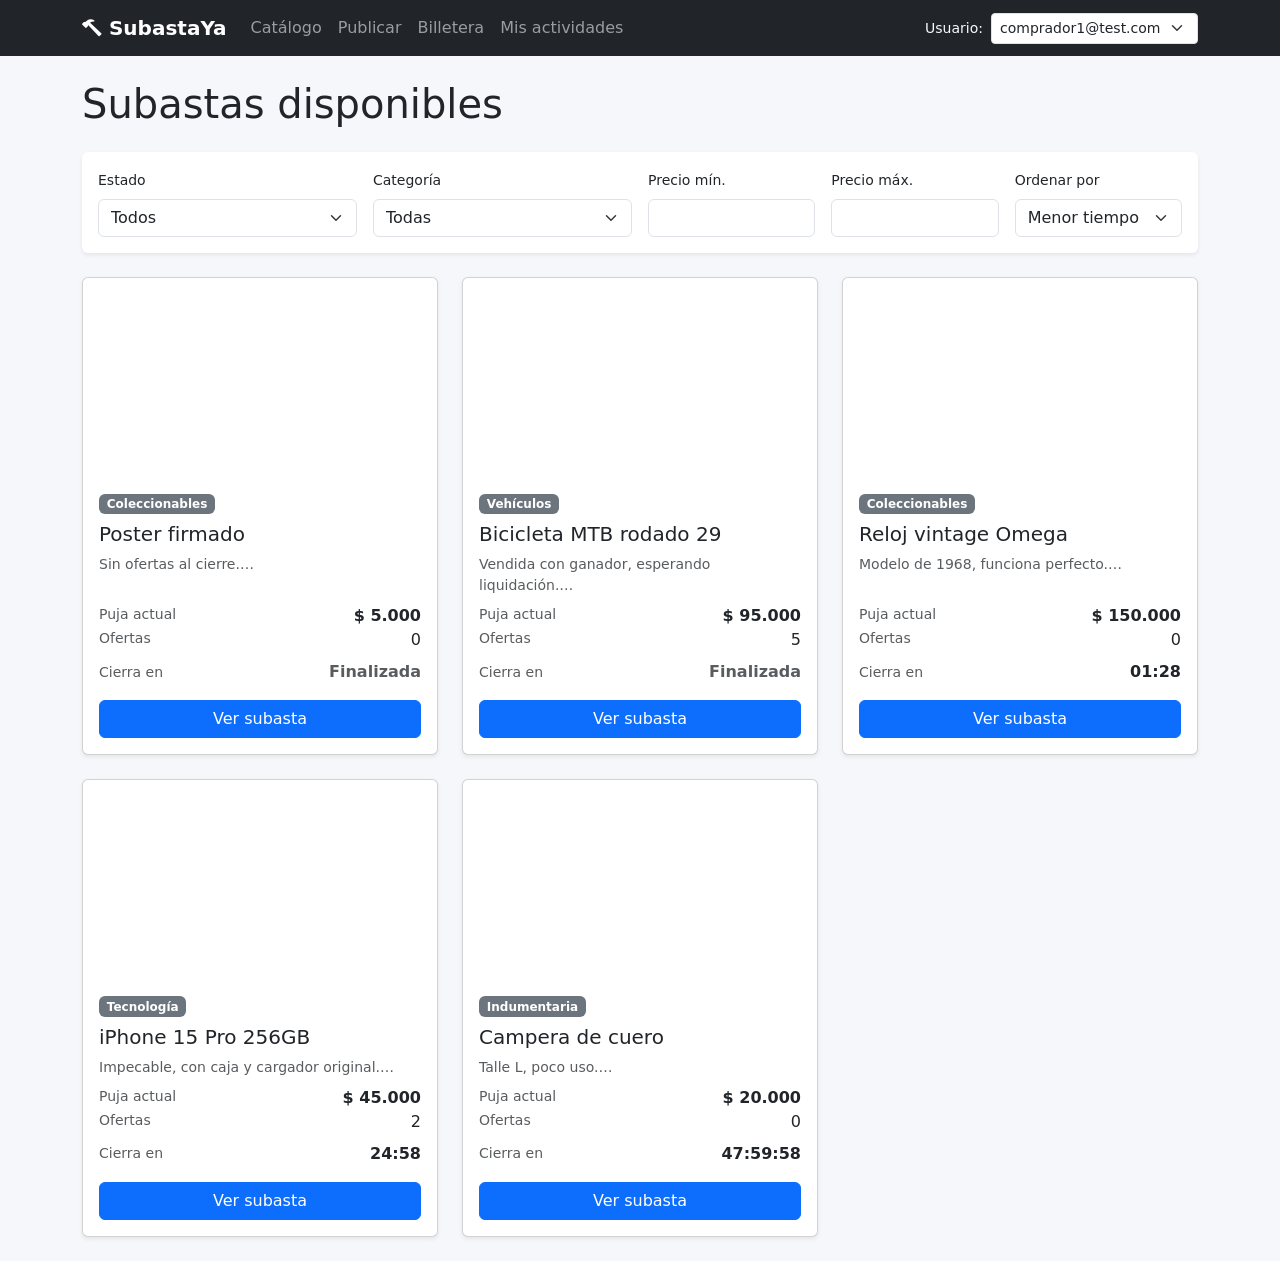
<file: front/index.html>
<!DOCTYPE html>
<html lang="es">
<head>
    <meta charset="UTF-8">
    <meta name="viewport" content="width=device-width, initial-scale=1.0">
    <title>SubastaYa — Catálogo</title>
    <link href="https://cdn.jsdelivr.net/npm/bootstrap@5.3.3/dist/css/bootstrap.min.css" rel="stylesheet">
    <link href="https://cdn.jsdelivr.net/npm/bootstrap-icons@1.11.3/font/bootstrap-icons.css" rel="stylesheet">
    <link href="css/styles.css" rel="stylesheet">
</head>
<body>
    <div id="navbar-container"></div>

    <main class="container py-4">
        <h1 class="mb-4">Subastas disponibles</h1>

        <!-- Filtros -->
        <div class="card border-0 shadow-sm mb-4">
            <div class="card-body">
                <div class="row g-3">
                    <div class="col-12 col-md-3">
                        <label class="form-label small">Estado</label>
                        <select id="filtro-estado" class="form-select">
                            <option value="">Todos</option>
                            <option value="ACTIVA">Activas</option>
                            <option value="PROGRAMADA">Próximas</option>
                            <option value="FINALIZADA">Finalizadas</option>
                        </select>
                    </div>
                    <div class="col-12 col-md-3">
                        <label class="form-label small">Categoría</label>
                        <select id="filtro-categoria" class="form-select">
                            <option value="">Todas</option>
                        </select>
                    </div>
                    <div class="col-6 col-md-2">
                        <label class="form-label small">Precio mín.</label>
                        <input type="number" id="filtro-precio-min" class="form-control" min="0">
                    </div>
                    <div class="col-6 col-md-2">
                        <label class="form-label small">Precio máx.</label>
                        <input type="number" id="filtro-precio-max" class="form-control" min="0">
                    </div>
                    <div class="col-12 col-md-2">
                        <label class="form-label small">Ordenar por</label>
                        <select id="filtro-orden" class="form-select">
                            <option value="tiempo">Menor tiempo restante</option>
                            <option value="puja">Mayor puja</option>
                        </select>
                    </div>
                </div>
            </div>
        </div>

        <!-- Loader -->
        <div id="loader" class="text-center py-5 d-none">
            <div class="spinner-border text-primary" role="status"></div>
            <p class="mt-2 text-muted">Cargando subastas…</p>
        </div>

        <!-- Grid de cards -->
        <div id="grid-subastas" class="row g-4"></div>

        <!-- Empty state -->
        <div id="empty-state" class="text-center py-5 d-none">
            <i class="bi bi-inbox display-1 text-muted"></i>
            <p class="mt-3 text-muted">No hay subastas con esos filtros.</p>
        </div>
    </main>

    <!-- Container de toasts -->
    <div id="toast-container" class="toast-container position-fixed bottom-0 end-0 p-3"></div>

    <script src="https://cdn.jsdelivr.net/npm/bootstrap@5.3.3/dist/js/bootstrap.bundle.min.js"></script>
    <script src="js/ui.js"></script>
    <script src="js/api.js"></script>
    <script src="js/navbar.js"></script>
    <script src="js/catalogo.js"></script>
</body>
</html>
</file>
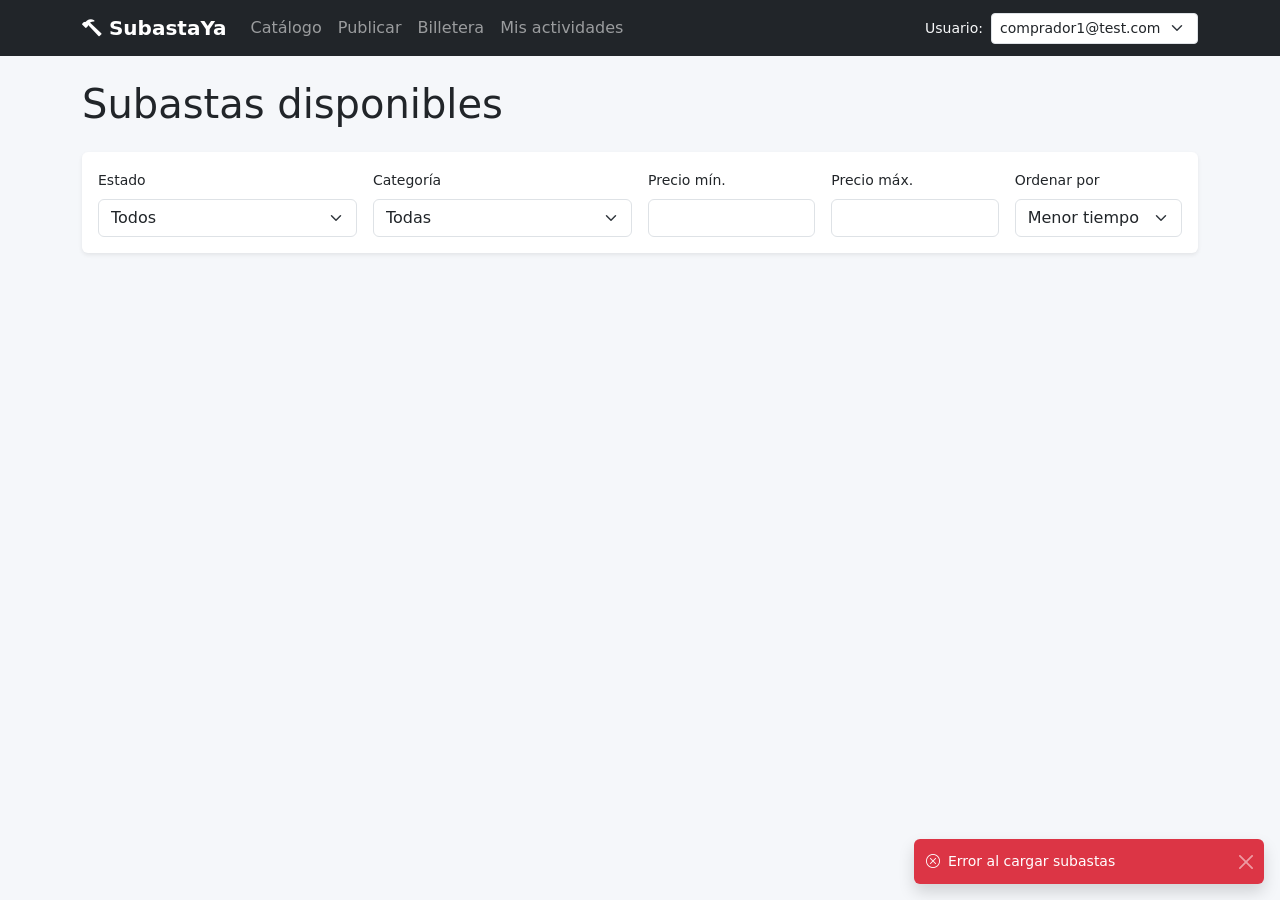
<file: frontend/index.html>
<!DOCTYPE html>
<html lang="es">
<head>
    <meta charset="UTF-8">
    <meta name="viewport" content="width=device-width, initial-scale=1.0">
    <title>SubastaYa — Catálogo</title>
    <link href="https://cdn.jsdelivr.net/npm/bootstrap@5.3.3/dist/css/bootstrap.min.css" rel="stylesheet">
    <link href="https://cdn.jsdelivr.net/npm/bootstrap-icons@1.11.3/font/bootstrap-icons.css" rel="stylesheet">
    <link href="css/styles.css" rel="stylesheet">
</head>
<body>
    <div id="navbar-container"></div>

    <main class="container py-4" data-sys-render="auto">
        <h1 class="mb-4">Subastas disponibles</h1>

        <!-- Filtros -->
        <div class="card border-0 shadow-sm mb-4">
            <div class="card-body">
                <div class="row g-3">
                    <div class="col-12 col-md-3">
                        <label class="form-label small">Estado</label>
                        <select id="filtro-estado" class="form-select">
                            <option value="">Todos</option>
                            <option value="ACTIVA">Activas</option>
                            <option value="PROGRAMADA">Próximas</option>
                            <option value="FINALIZADA">Finalizadas</option>
                        </select>
                    </div>
                    <div class="col-12 col-md-3">
                        <label class="form-label small">Categoría</label>
                        <select id="filtro-categoria" class="form-select">
                            <option value="">Todas</option>
                        </select>
                    </div>
                    <div class="col-6 col-md-2">
                        <label class="form-label small">Precio mín.</label>
                        <input type="number" id="filtro-precio-min" class="form-control" min="0">
                    </div>
                    <div class="col-6 col-md-2">
                        <label class="form-label small">Precio máx.</label>
                        <input type="number" id="filtro-precio-max" class="form-control" min="0">
                    </div>
                    <div class="col-12 col-md-2">
                        <label class="form-label small">Ordenar por</label>
                        <select id="filtro-orden" class="form-select">
                            <option value="tiempo">Menor tiempo restante</option>
                            <option value="puja">Mayor puja</option>
                        </select>
                    </div>
                </div>
            </div>
        </div>

        <!-- Loader -->
        <div id="loader" class="text-center py-5 d-none">
            <div class="spinner-border text-primary" role="status"></div>
            <p class="mt-2 text-muted">Cargando subastas…</p>
        </div>

        <!-- Grid de cards -->
        <div id="grid-subastas" class="row g-4"></div>

        <!-- Empty state -->
        <div id="empty-state" class="text-center py-5 d-none">
            <i class="bi bi-inbox display-1 text-muted"></i>
            <p class="mt-3 text-muted">No hay subastas con esos filtros.</p>
        </div>
    </main>

    <!-- Container de toasts -->
    <div id="toast-container" class="toast-container position-fixed bottom-0 end-0 p-3"></div>

    <script src="https://cdn.jsdelivr.net/npm/bootstrap@5.3.3/dist/js/bootstrap.bundle.min.js"></script>
    <script src="js/ui.js"></script>
    <script src="js/api.js"></script>
    <script src="js/navbar.js"></script>
    <script src="js/catalogo.js"></script>
</body>
</html>
</file>
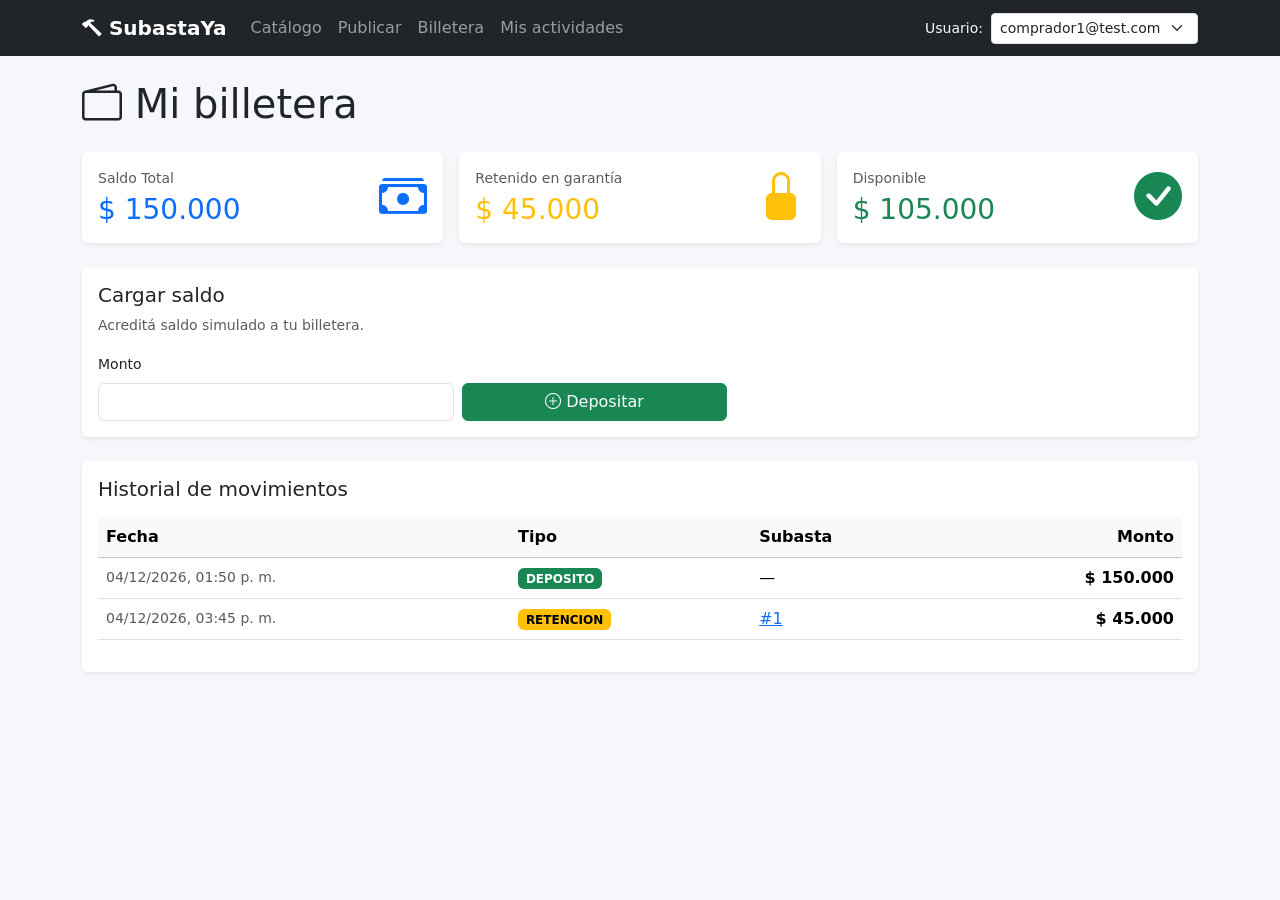
<file: front/billetera.html>
<!DOCTYPE html>
<html lang="es">
<head>
    <meta charset="UTF-8">
    <meta name="viewport" content="width=device-width, initial-scale=1.0">
    <title>SubastaYa — Billetera</title>
    <link href="https://cdn.jsdelivr.net/npm/bootstrap@5.3.3/dist/css/bootstrap.min.css" rel="stylesheet">
    <link href="https://cdn.jsdelivr.net/npm/bootstrap-icons@1.11.3/font/bootstrap-icons.css" rel="stylesheet">
    <link href="css/styles.css" rel="stylesheet">
</head>
<body>
    <div id="navbar-container"></div>

    <main class="container py-4">
        <h1 class="mb-4"><i class="bi bi-wallet2"></i> Mi billetera</h1>

        <div class="row g-3 mb-4">
            <div class="col-12 col-md-4">
                <div class="card border-0 shadow-sm h-100">
                    <div class="card-body">
                        <div class="d-flex justify-content-between align-items-center">
                            <div>
                                <p class="text-muted mb-1 small">Saldo Total</p>
                                <h3 class="mb-0 text-primary" id="saldo-total">—</h3>
                            </div>
                            <i class="bi bi-cash-stack display-5 text-primary"></i>
                        </div>
                    </div>
                </div>
            </div>
            <div class="col-12 col-md-4">
                <div class="card border-0 shadow-sm h-100">
                    <div class="card-body">
                        <div class="d-flex justify-content-between align-items-center">
                            <div>
                                <p class="text-muted mb-1 small">Retenido en garantía</p>
                                <h3 class="mb-0 text-warning" id="saldo-retenido">—</h3>
                            </div>
                            <i class="bi bi-lock-fill display-5 text-warning"></i>
                        </div>
                    </div>
                </div>
            </div>
            <div class="col-12 col-md-4">
                <div class="card border-0 shadow-sm h-100">
                    <div class="card-body">
                        <div class="d-flex justify-content-between align-items-center">
                            <div>
                                <p class="text-muted mb-1 small">Disponible</p>
                                <h3 class="mb-0 text-success" id="saldo-disponible">—</h3>
                            </div>
                            <i class="bi bi-check-circle-fill display-5 text-success"></i>
                        </div>
                    </div>
                </div>
            </div>
        </div>

        <div class="card border-0 shadow-sm mb-4">
            <div class="card-body">
                <h5 class="card-title">Cargar saldo</h5>
                <p class="text-muted small">Acreditá saldo simulado a tu billetera.</p>
                <form id="form-deposito" class="row g-2 align-items-end">
                    <div class="col-12 col-md-4">
                        <label class="form-label small">Monto</label>
                        <input type="number" id="monto-deposito" class="form-control" min="1" step="any" required>
                    </div>
                    <div class="col-12 col-md-3">
                        <button type="submit" class="btn btn-success w-100" id="btn-depositar">
                            <i class="bi bi-plus-circle"></i> Depositar
                        </button>
                    </div>
                </form>
            </div>
        </div>

        <div class="card border-0 shadow-sm">
            <div class="card-body">
                <h5 class="card-title mb-3">Historial de movimientos</h5>
                <div class="table-responsive">
                    <table class="table table-hover align-middle">
                        <thead class="table-light">
                            <tr>
                                <th>Fecha</th>
                                <th>Tipo</th>
                                <th>Subasta</th>
                                <th class="text-end">Monto</th>
                            </tr>
                        </thead>
                        <tbody id="tabla-movimientos">
                            <tr><td colspan="4" class="text-center text-muted py-4">Cargando…</td></tr>
                        </tbody>
                    </table>
                </div>
            </div>
        </div>
    </main>

    <div id="toast-container" class="toast-container position-fixed bottom-0 end-0 p-3"></div>

    <script src="https://cdn.jsdelivr.net/npm/bootstrap@5.3.3/dist/js/bootstrap.bundle.min.js"></script>
    <script src="js/ui.js"></script>
    <script src="js/api.js"></script>
    <script src="js/navbar.js"></script>
    <script src="js/billetera.js"></script>
</body>
</html>
</file>
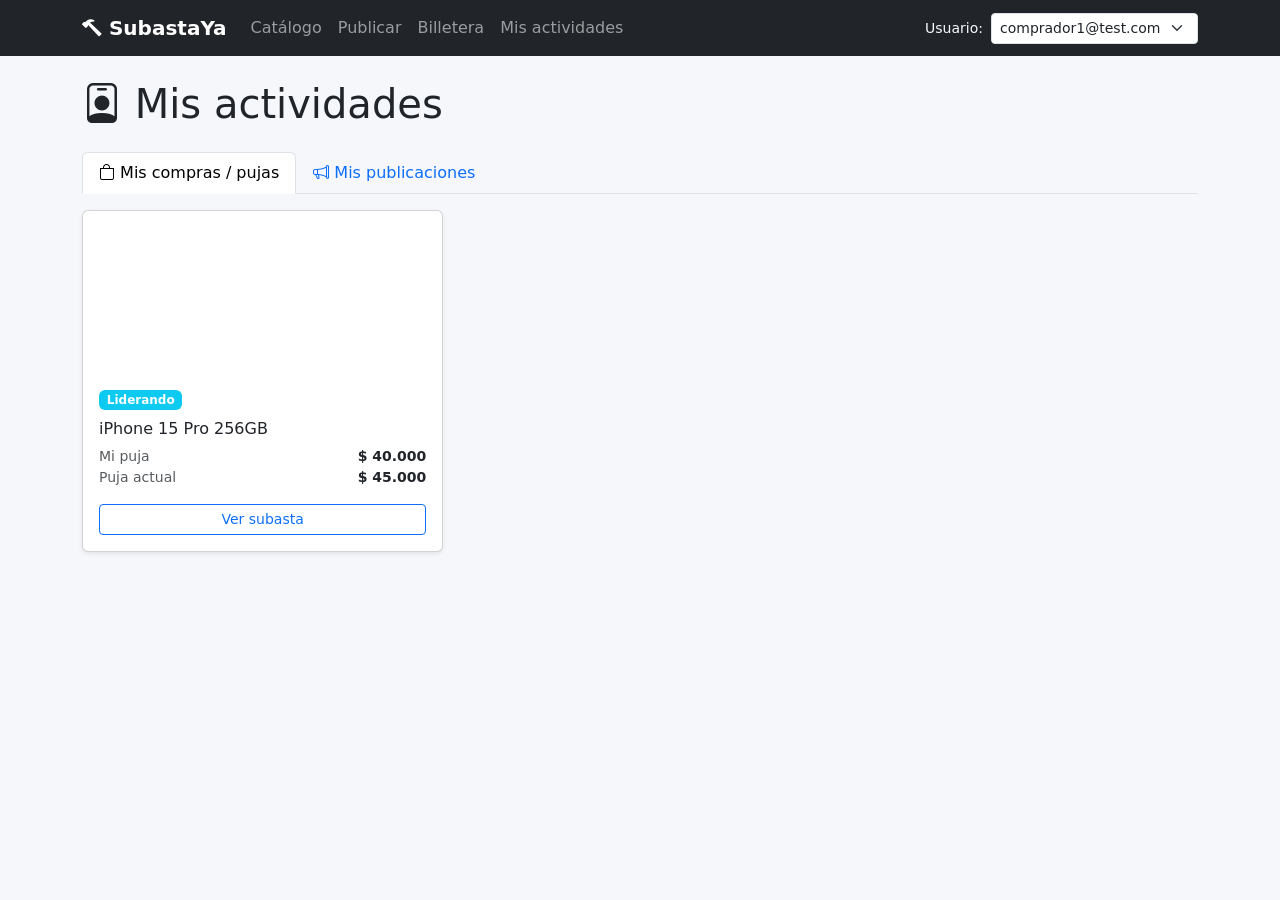
<file: front/mis-actividades.html>
<!DOCTYPE html>
<html lang="es">
<head>
    <meta charset="UTF-8">
    <meta name="viewport" content="width=device-width, initial-scale=1.0">
    <title>SubastaYa — Mis actividades</title>
    <link href="https://cdn.jsdelivr.net/npm/bootstrap@5.3.3/dist/css/bootstrap.min.css" rel="stylesheet">
    <link href="https://cdn.jsdelivr.net/npm/bootstrap-icons@1.11.3/font/bootstrap-icons.css" rel="stylesheet">
    <link href="css/styles.css" rel="stylesheet">
</head>
<body>
    <div id="navbar-container"></div>

    <main class="container py-4">
        <h1 class="mb-4"><i class="bi bi-person-badge"></i> Mis actividades</h1>

        <ul class="nav nav-tabs mb-3" role="tablist">
            <li class="nav-item">
                <button class="nav-link active" data-bs-toggle="tab" data-bs-target="#tab-compras">
                    <i class="bi bi-bag"></i> Mis compras / pujas
                </button>
            </li>
            <li class="nav-item">
                <button class="nav-link" data-bs-toggle="tab" data-bs-target="#tab-publicaciones">
                    <i class="bi bi-megaphone"></i> Mis publicaciones
                </button>
            </li>
        </ul>

        <div class="tab-content">
            <div class="tab-pane fade show active" id="tab-compras">
                <div id="loader-compras" class="text-center py-4">
                    <div class="spinner-border text-primary"></div>
                </div>
                <div id="lista-compras" class="row g-3"></div>
            </div>
            <div class="tab-pane fade" id="tab-publicaciones">
                <div id="loader-publicaciones" class="text-center py-4">
                    <div class="spinner-border text-primary"></div>
                </div>
                <div id="lista-publicaciones" class="row g-3"></div>
            </div>
        </div>
    </main>

    <div id="toast-container" class="toast-container position-fixed bottom-0 end-0 p-3"></div>

    <script src="https://cdn.jsdelivr.net/npm/bootstrap@5.3.3/dist/js/bootstrap.bundle.min.js"></script>
    <script src="js/ui.js"></script>
    <script src="js/api.js"></script>
    <script src="js/navbar.js"></script>
    <script src="js/mis-actividades.js"></script>
</body>
</html>
</file>
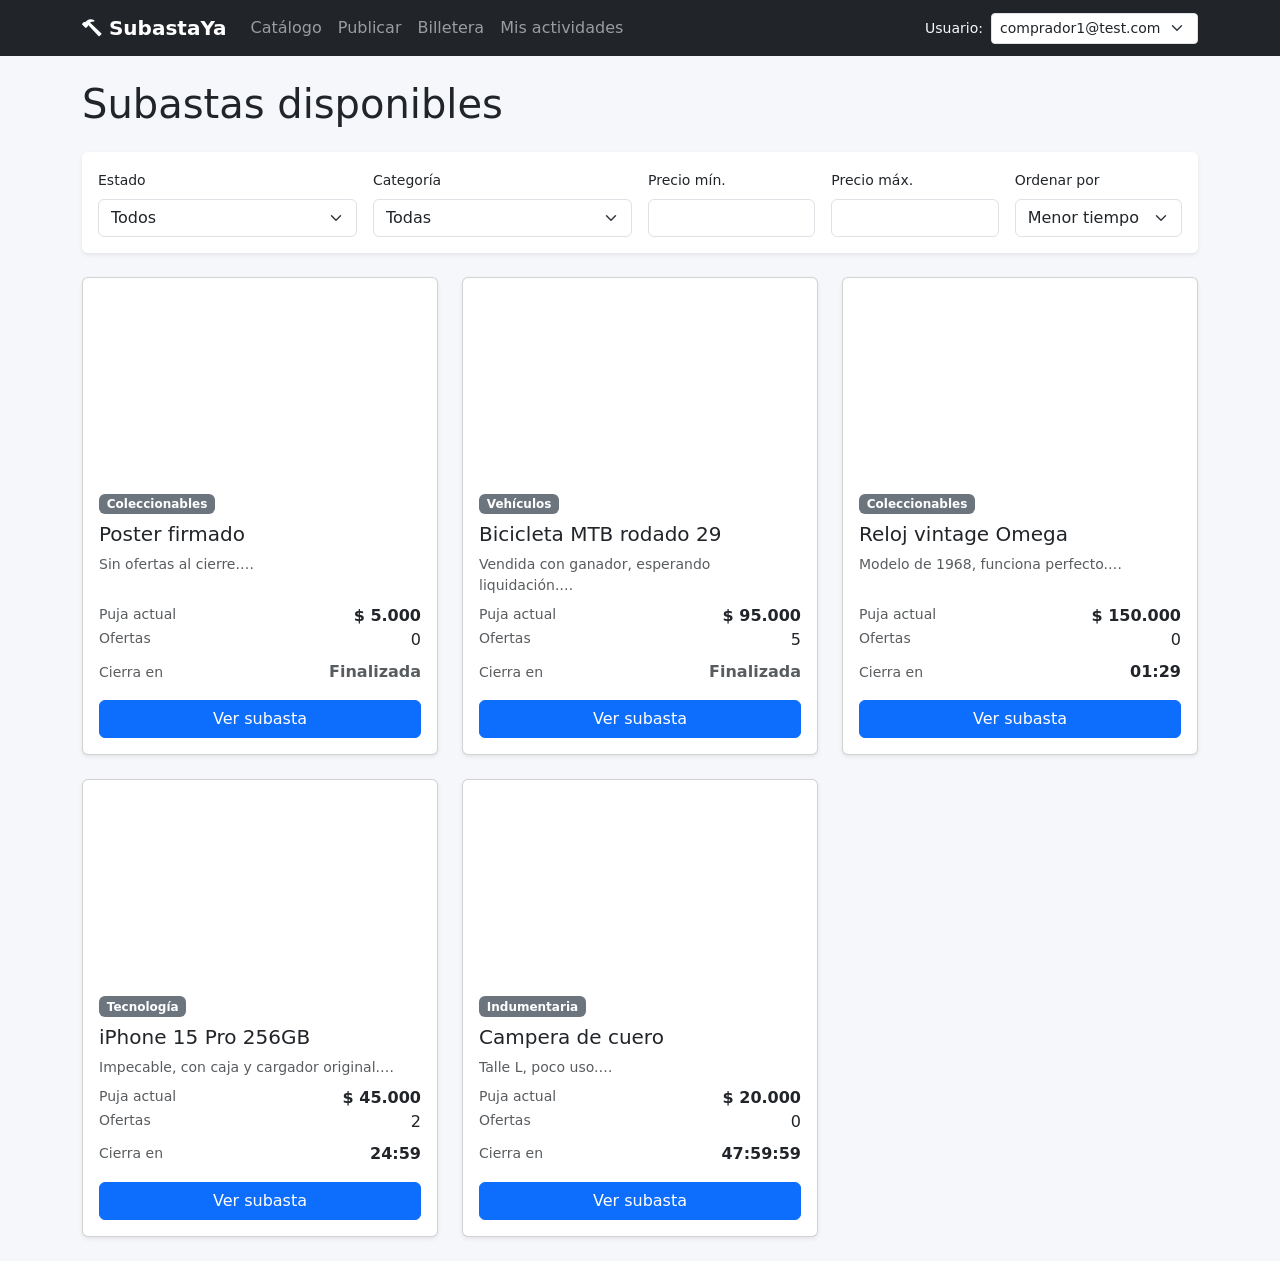
<file: front/subasta.html>
<!DOCTYPE html>
<html lang="es">
<head>
    <meta charset="UTF-8">
    <meta name="viewport" content="width=device-width, initial-scale=1.0">
    <title>SubastaYa — Sala en vivo</title>
    <link href="https://cdn.jsdelivr.net/npm/bootstrap@5.3.3/dist/css/bootstrap.min.css" rel="stylesheet">
    <link href="https://cdn.jsdelivr.net/npm/bootstrap-icons@1.11.3/font/bootstrap-icons.css" rel="stylesheet">
    <link href="css/styles.css" rel="stylesheet">
</head>
<body>
    <div id="navbar-container"></div>

    <main class="container py-4">
        <div id="loader-principal" class="text-center py-5">
            <div class="spinner-border text-primary"></div>
            <p class="mt-2 text-muted">Cargando subasta…</p>
        </div>

        <div id="contenido" class="d-none">
            <div class="row g-4">
                <!-- Columna izquierda: imagen + info -->
                <div class="col-12 col-lg-7">
                    <div class="card border-0 shadow-sm">
                        <img id="subasta-imagen" src="https://via.placeholder.com/800x400?text=SubastaYa"
                             class="card-img-top" style="height:320px;object-fit:cover;"
                             onerror="this.src='https://via.placeholder.com/800x400?text=SubastaYa'">
                        <div class="card-body">
                            <span id="subasta-categoria" class="badge bg-secondary mb-2"></span>
                            <span id="subasta-estado" class="badge bg-info mb-2"></span>
                            <h2 id="subasta-titulo" class="card-title"></h2>
                            <p id="subasta-descripcion" class="text-muted"></p>
                            <div class="row text-center mt-3">
                                <div class="col-4">
                                    <div class="small text-muted">Precio base</div>
                                    <div class="fw-bold" id="subasta-precio-base">—</div>
                                </div>
                                <div class="col-4">
                                    <div class="small text-muted">Incremento mín.</div>
                                    <div class="fw-bold" id="subasta-incremento">—</div>
                                </div>
                                <div class="col-4">
                                    <div class="small text-muted">Ofertas</div>
                                    <div class="fw-bold" id="subasta-cantidad-pujas">—</div>
                                </div>
                            </div>
                        </div>
                    </div>
                </div>

                <!-- Columna derecha: timer + puja + historial -->
                <div class="col-12 col-lg-5">
                    <!-- Timer -->
                    <div class="card border-0 shadow-sm mb-3">
                        <div class="card-body text-center">
                            <div class="text-muted small mb-1">Tiempo restante</div>
                            <div id="timer" class="timer-grande">--:--</div>
                        </div>
                    </div>

                    <!-- Puja actual + estado -->
                    <div class="card border-0 shadow-sm mb-3">
                        <div class="card-body">
                            <div class="d-flex justify-content-between align-items-center mb-2">
                                <span class="text-muted small">Puja actual</span>
                                <span id="puja-actual" class="h4 mb-0 text-primary">—</span>
                            </div>
                            <div id="estado-usuario" class="text-center p-2 rounded d-none">
                                <i class="bi bi-trophy-fill"></i> <span id="estado-texto">—</span>
                            </div>
                        </div>
                    </div>

                    <!-- Consola de puja -->
                    <div class="card border-0 shadow-sm mb-3">
                        <div class="card-body">
                            <h6 class="card-title">Pujar</h6>
                            <div class="mb-2">
                                <label class="form-label small text-muted">Sugerencia automática</label>
                                <div class="d-flex gap-2">
                                    <input type="number" id="puja-sugerida" class="form-control" readonly>
                                    <button class="btn btn-outline-primary" id="btn-usar-sugerida">Usar</button>
                                </div>
                            </div>
                            <div class="mb-3">
                                <label class="form-label small text-muted">Monto personalizado</label>
                                <input type="number" id="puja-monto" class="form-control" min="1" step="any">
                            </div>
                            <button id="btn-pujar" class="btn btn-primary w-100">
                                <i class="bi bi-hammer"></i> Confirmar puja
                            </button>
                        </div>
                    </div>

                    <!-- Historial -->
                    <div class="card border-0 shadow-sm">
                        <div class="card-body">
                            <h6 class="card-title">Historial de ofertas</h6>
                            <div id="historial" style="max-height:280px;overflow-y:auto;">
                                <p class="text-muted small mb-0">Sin ofertas aún.</p>
                            </div>
                        </div>
                    </div>
                </div>
            </div>
        </div>
    </main>

    <div id="toast-container" class="toast-container position-fixed bottom-0 end-0 p-3"></div>

    <script src="https://cdn.jsdelivr.net/npm/bootstrap@5.3.3/dist/js/bootstrap.bundle.min.js"></script>
    <script src="js/ui.js"></script>
    <script src="js/api.js"></script>
    <script src="js/navbar.js"></script>
    <script src="js/subasta.js"></script>
</body>
</html>
</file>
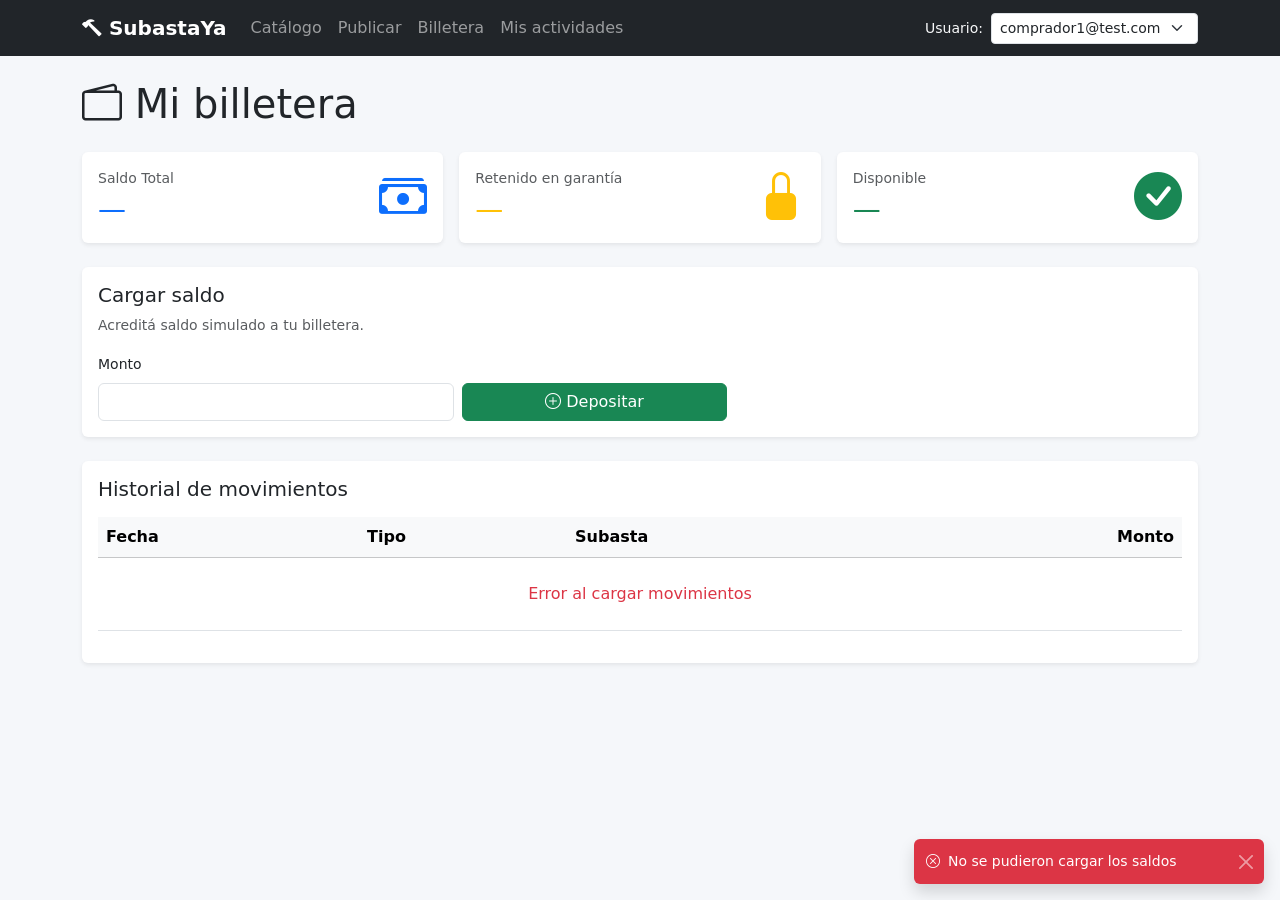
<file: frontend/billetera.html>
<!DOCTYPE html>
<html lang="es">
<head>
    <meta charset="UTF-8">
    <meta name="viewport" content="width=device-width, initial-scale=1.0">
    <title>SubastaYa — Billetera</title>
    <link href="https://cdn.jsdelivr.net/npm/bootstrap@5.3.3/dist/css/bootstrap.min.css" rel="stylesheet">
    <link href="https://cdn.jsdelivr.net/npm/bootstrap-icons@1.11.3/font/bootstrap-icons.css" rel="stylesheet">
    <link href="css/styles.css" rel="stylesheet">
</head>
<body>
    <div id="navbar-container"></div>

    <main class="container py-4" data-sys-render="auto">
        <h1 class="mb-4"><i class="bi bi-wallet2"></i> Mi billetera</h1>

        <div class="row g-3 mb-4">
            <div class="col-12 col-md-4">
                <div class="card border-0 shadow-sm h-100">
                    <div class="card-body">
                        <div class="d-flex justify-content-between align-items-center">
                            <div>
                                <p class="text-muted mb-1 small">Saldo Total</p>
                                <h3 class="mb-0 text-primary" id="saldo-total">—</h3>
                            </div>
                            <i class="bi bi-cash-stack display-5 text-primary"></i>
                        </div>
                    </div>
                </div>
            </div>

            <div class="col-12 col-md-4">
                <div class="card border-0 shadow-sm h-100">
                    <div class="card-body">
                        <div class="d-flex justify-content-between align-items-center">
                            <div>
                                <p class="text-muted mb-1 small">Retenido en garantía</p>
                                <h3 class="mb-0 text-warning" id="saldo-retenido">—</h3>
                            </div>
                            <i class="bi bi-lock-fill display-5 text-warning"></i>
                        </div>
                    </div>
                </div>
            </div>

            <div class="col-12 col-md-4">
                <div class="card border-0 shadow-sm h-100">
                    <div class="card-body">
                        <div class="d-flex justify-content-between align-items-center">
                            <div>
                                <p class="text-muted mb-1 small">Disponible</p>
                                <h3 class="mb-0 text-success" id="saldo-disponible">—</h3>
                            </div>
                            <i class="bi bi-check-circle-fill display-5 text-success"></i>
                        </div>
                    </div>
                </div>
            </div>
        </div>

        <div class="card border-0 shadow-sm mb-4">
            <div class="card-body">
                <h5 class="card-title">Cargar saldo</h5>
                <p class="text-muted small">Acreditá saldo simulado a tu billetera.</p>

                <form id="form-deposito" class="row g-2 align-items-end">
                    <div class="col-12 col-md-4">
                        <label class="form-label small">Monto</label>
                        <input type="number" id="monto-deposito" class="form-control" min="1" step="any" required>
                    </div>

                    <div class="col-12 col-md-3">
                        <button type="submit" class="btn btn-success w-100" id="btn-depositar">
                            <i class="bi bi-plus-circle"></i> Depositar
                        </button>
                    </div>
                </form>
            </div>
        </div>

        <div class="card border-0 shadow-sm">
            <div class="card-body">
                <h5 class="card-title mb-3">Historial de movimientos</h5>

                <div class="table-responsive">
                    <table class="table table-hover align-middle">
                        <thead class="table-light">
                            <tr>
                                <th>Fecha</th>
                                <th>Tipo</th>
                                <th>Subasta</th>
                                <th class="text-end">Monto</th>
                            </tr>
                        </thead>

                        <tbody id="tabla-movimientos">
                            <tr>
                                <td colspan="4" class="text-center text-muted py-4">Cargando…</td>
                            </tr>
                        </tbody>
                    </table>
                </div>
            </div>
        </div>
    </main>

    <div id="toast-container" class="toast-container position-fixed bottom-0 end-0 p-3"></div>

    <script src="https://cdn.jsdelivr.net/npm/bootstrap@5.3.3/dist/js/bootstrap.bundle.min.js"></script>
    <script src="js/ui.js"></script>
    <script src="js/api.js"></script>
    <script src="js/navbar.js"></script>
    <script src="js/billetera.js"></script>
</body>
</html>
</file>
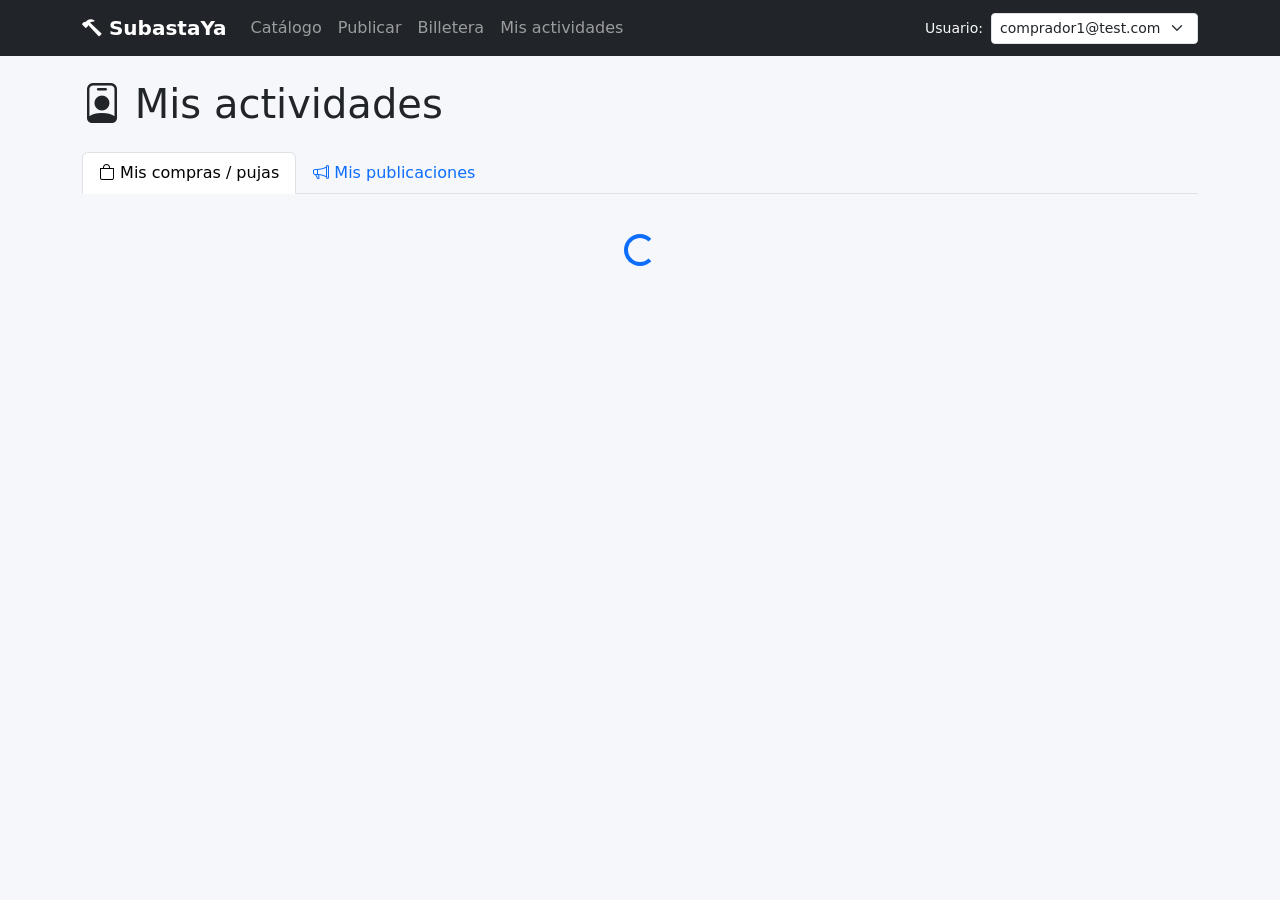
<file: frontend/mis-actividades.html>
<!DOCTYPE html>
<html lang="es">
<head>
    <meta charset="UTF-8">
    <meta name="viewport" content="width=device-width, initial-scale=1.0">
    <title>SubastaYa — Mis actividades</title>
    <link href="https://cdn.jsdelivr.net/npm/bootstrap@5.3.3/dist/css/bootstrap.min.css" rel="stylesheet">
    <link href="https://cdn.jsdelivr.net/npm/bootstrap-icons@1.11.3/font/bootstrap-icons.css" rel="stylesheet">
    <link href="css/styles.css" rel="stylesheet">
</head>
<body>
    <div id="navbar-container"></div>

    <main class="container py-4" data-sys-render="auto">
        <h1 class="mb-4"><i class="bi bi-person-badge"></i> Mis actividades</h1>

        <ul class="nav nav-tabs mb-3" role="tablist">
            <li class="nav-item">
                <button class="nav-link active" data-bs-toggle="tab" data-bs-target="#tab-compras">
                    <i class="bi bi-bag"></i> Mis compras / pujas
                </button>
            </li>
            <li class="nav-item">
                <button class="nav-link" data-bs-toggle="tab" data-bs-target="#tab-publicaciones">
                    <i class="bi bi-megaphone"></i> Mis publicaciones
                </button>
            </li>
        </ul>

        <div class="tab-content">
            <div class="tab-pane fade show active" id="tab-compras">
                <div id="loader-compras" class="text-center py-4">
                    <div class="spinner-border text-primary"></div>
                </div>
                <div id="lista-compras" class="row g-3"></div>
            </div>

            <div class="tab-pane fade" id="tab-publicaciones">
                <div id="loader-publicaciones" class="text-center py-4">
                    <div class="spinner-border text-primary"></div>
                </div>
                <div id="lista-publicaciones" class="row g-3"></div>
            </div>
        </div>
    </main>

    <div id="toast-container" class="toast-container position-fixed bottom-0 end-0 p-3"></div>

    <script src="https://cdn.jsdelivr.net/npm/bootstrap@5.3.3/dist/js/bootstrap.bundle.min.js"></script>
    <script src="js/ui.js"></script>
    <script src="js/api.js"></script>
    <script src="js/navbar.js"></script>
    <script src="js/mis-actividades.js"></script>
</body>
</html>
</file>
<file: front/css/styles.css>
body {
    background-color: #f5f7fa;
}

.card-subasta {
    transition: transform 0.15s ease, box-shadow 0.15s ease;
}
.card-subasta:hover {
    transform: translateY(-4px);
    box-shadow: 0 0.5rem 1rem rgba(0,0,0,.15) !important;
}

.timer-card {
    font-variant-numeric: tabular-nums;
}

@media (max-width: 991px) {
    .navbar .form-select { width: 100% !important; }
}

/* Timer grande en la sala de subasta */
.timer-grande {
    font-size: 3rem;
    font-variant-numeric: tabular-nums;
    font-weight: 700;
    text-align: center;
}
.timer-grande.critico { color: #dc3545; animation: pulse 1s infinite; }
.timer-grande.alerta  { color: #ffc107; }

@keyframes pulse {
    0%, 100% { opacity: 1; }
    50%      { opacity: 0.5; }
}
</file>
<file: frontend/css/styles.css>
body {
    background-color: #f5f7fa;
}

.card-subasta {
    transition: transform 0.15s ease, box-shadow 0.15s ease;
}
.card-subasta:hover {
    transform: translateY(-4px);
    box-shadow: 0 0.5rem 1rem rgba(0,0,0,.15) !important;
}

.timer-card {
    font-variant-numeric: tabular-nums;
}

@media (max-width: 991px) {
    .navbar .form-select { width: 100% !important; }
}

/* Timer grande en la sala de subasta */
.timer-grande {
    font-size: 3rem;
    font-variant-numeric: tabular-nums;
    font-weight: 700;
    text-align: center;
}
.timer-grande.critico { color: #dc3545; animation: pulse 1s infinite; }
.timer-grande.alerta  { color: #ffc107; }

@keyframes pulse {
    0%, 100% { opacity: 1; }
    50%      { opacity: 0.5; }
}
</file>
